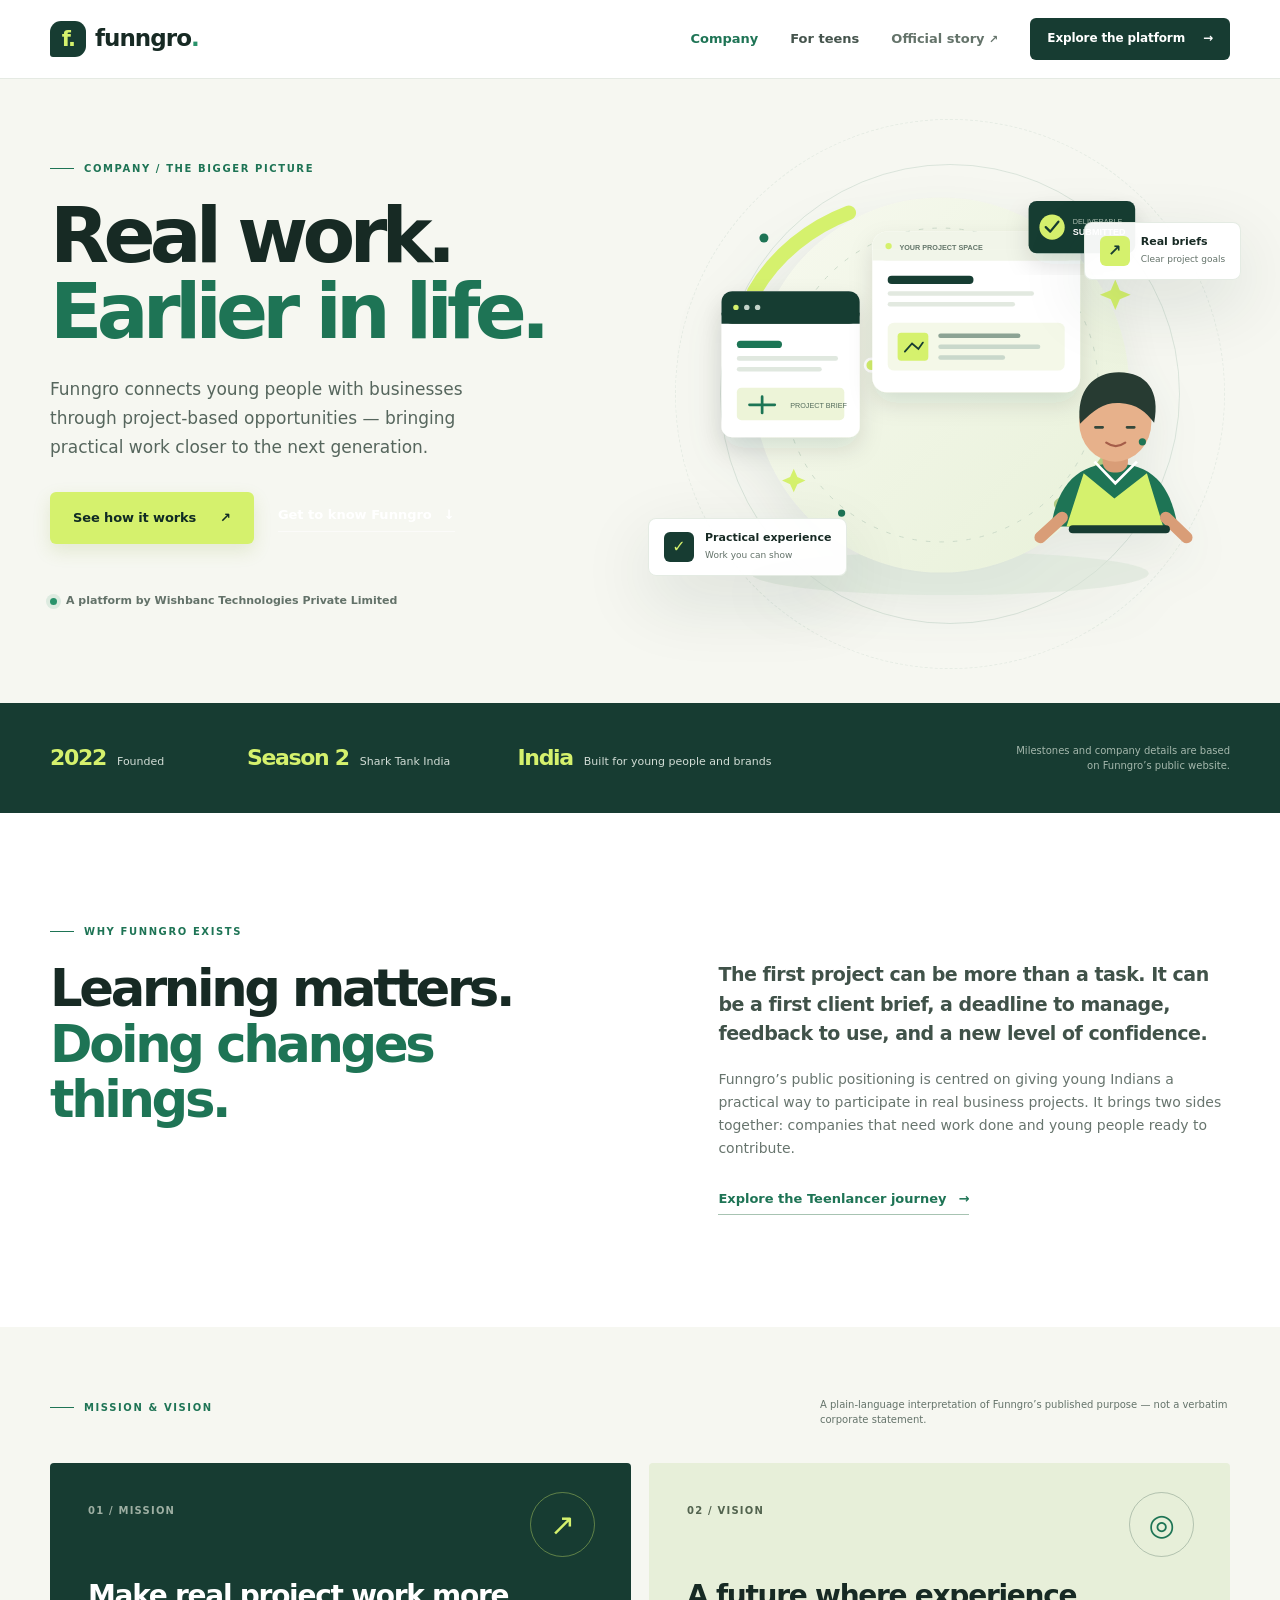
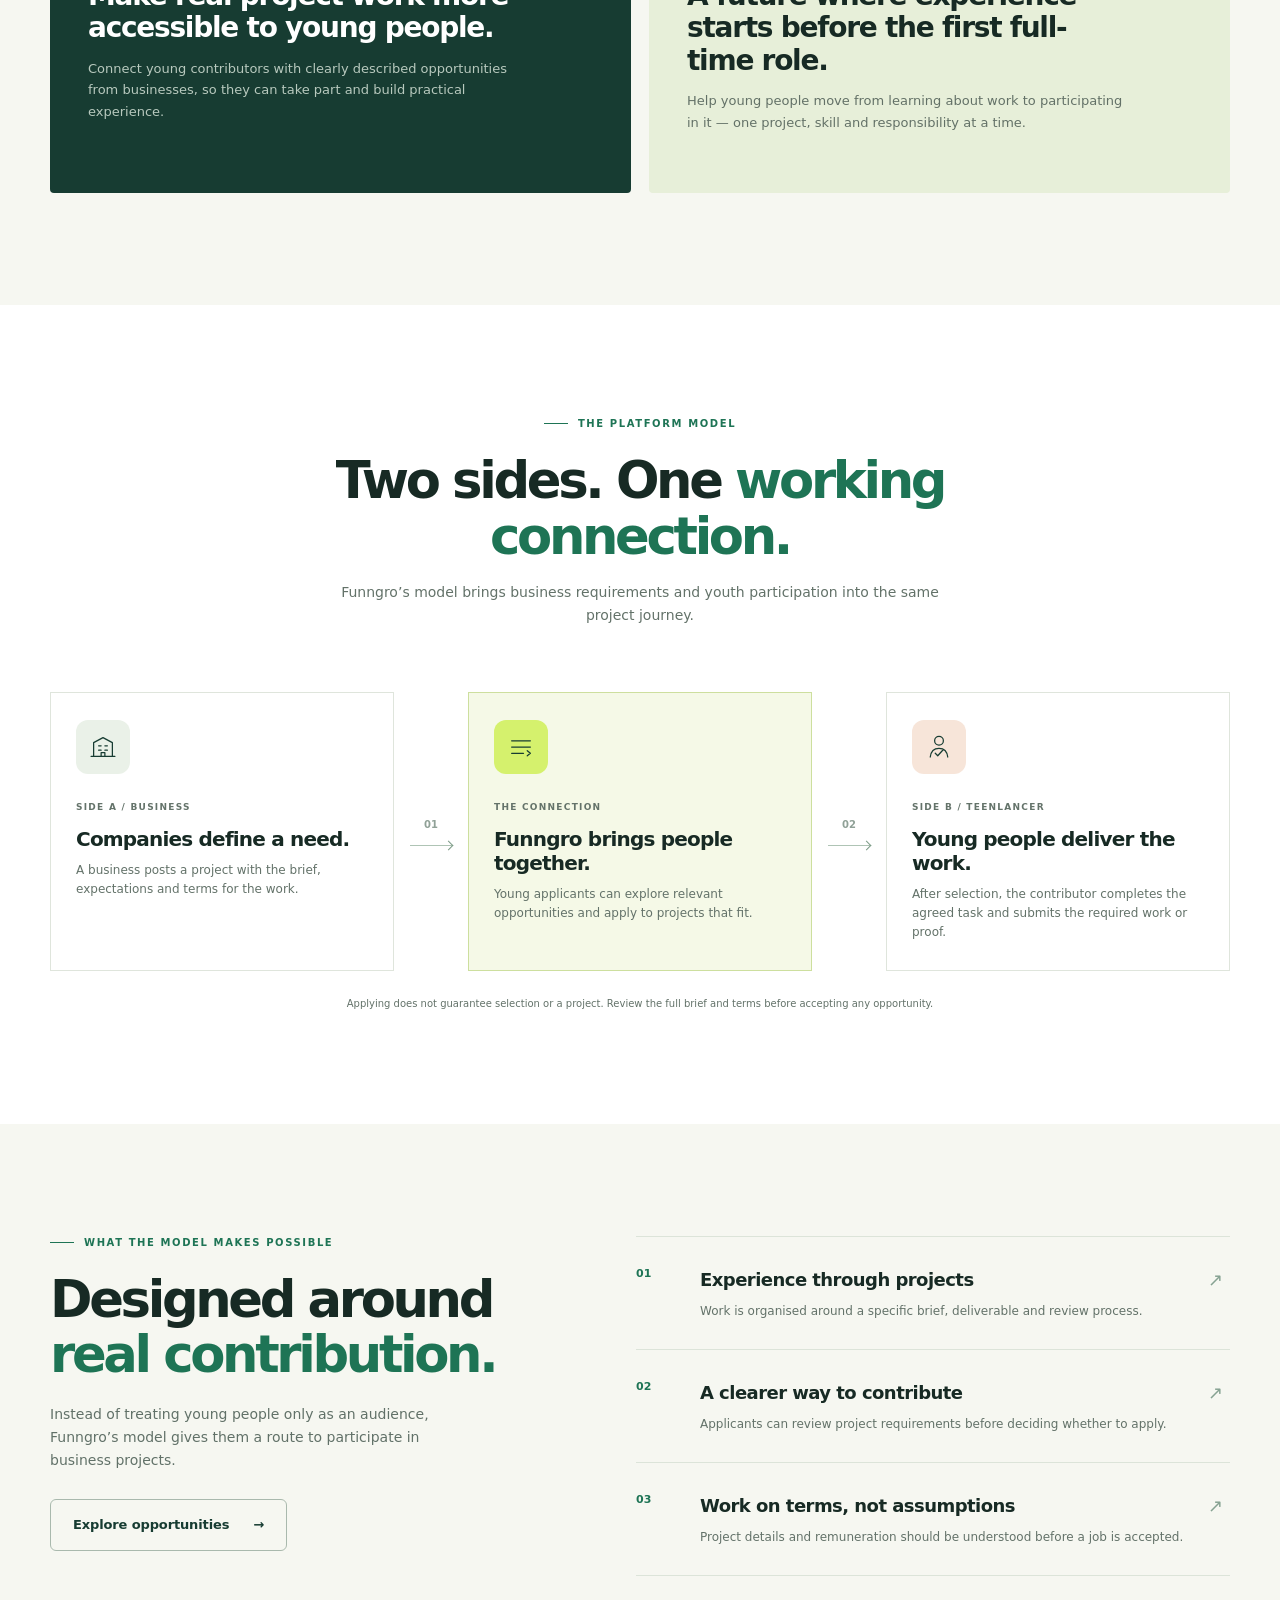
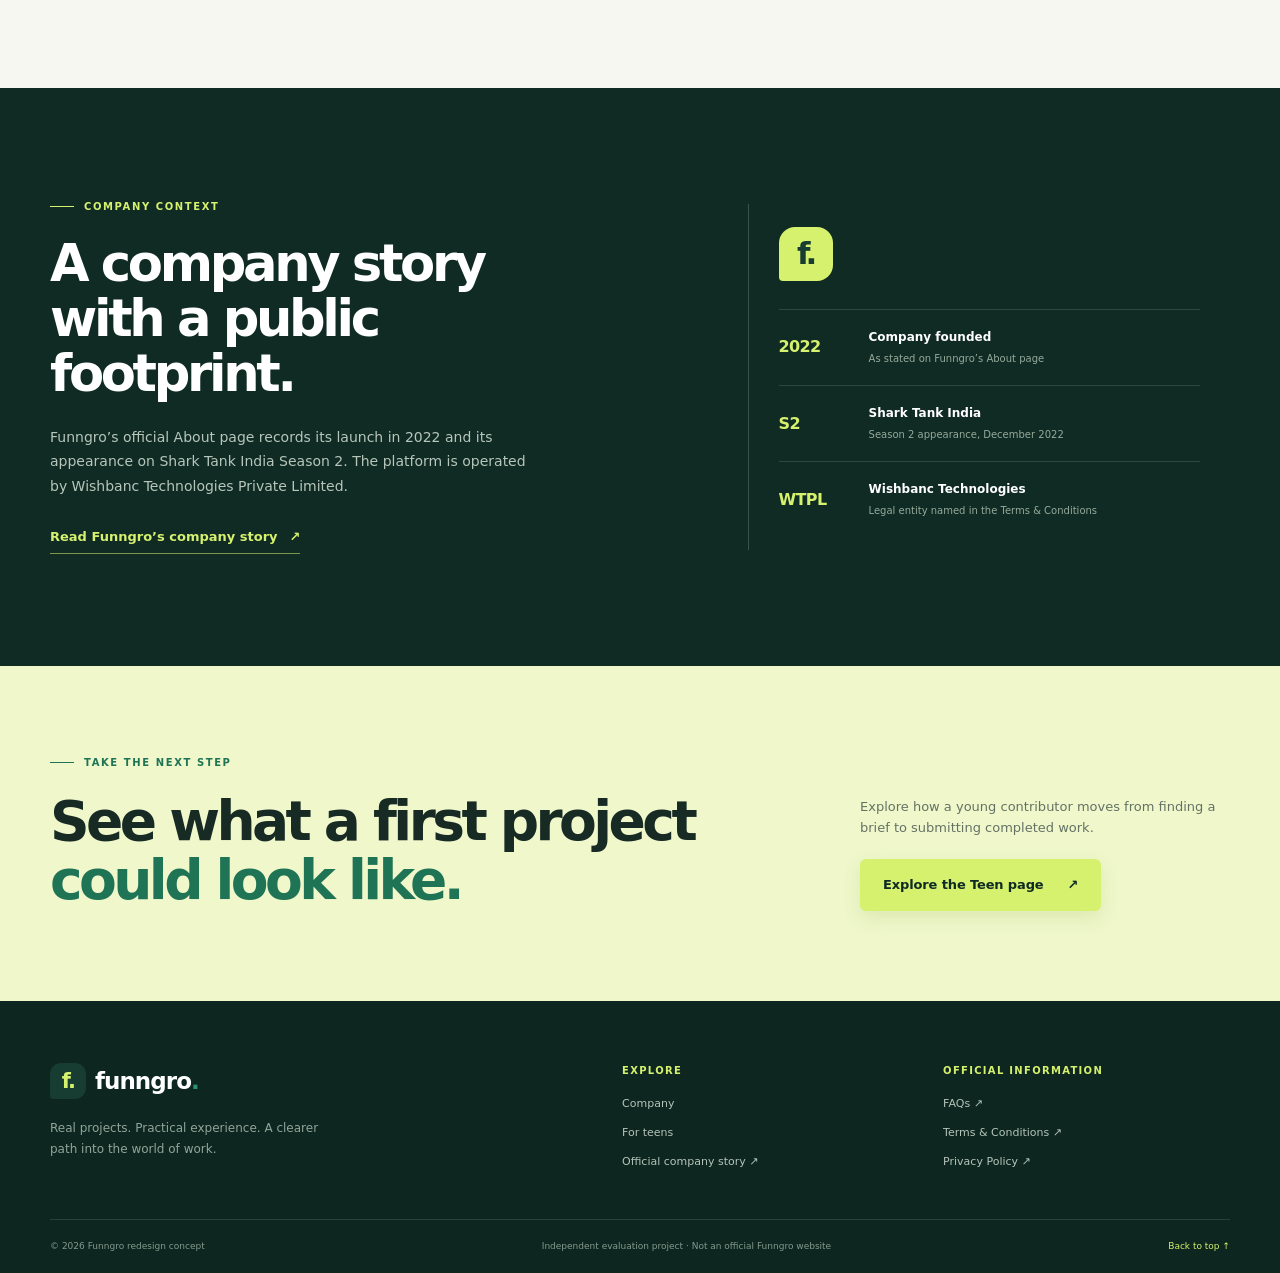
<file: index.html>
<!doctype html>
<html lang="en">
<head>
  <meta charset="utf-8">
  <meta name="viewport" content="width=device-width, initial-scale=1">
  <meta name="theme-color" content="#173c32">
  <title>Company | Funngro — Real Projects for Young India</title>
  <meta name="description" content="Discover Funngro's purpose and platform model: connecting young people with project-based opportunities from businesses.">
  <link rel="canonical" href="./">
  <meta property="og:type" content="website">
  <meta property="og:site_name" content="Funngro">
  <meta property="og:title" content="Company | Funngro — Real Projects for Young India">
  <meta property="og:description" content="A platform connecting young people with project-based opportunities from businesses.">
  <meta property="og:url" content="./">
  <meta property="og:image" content="assets/funngro-company.svg">
  <meta name="twitter:card" content="summary_large_image">
  <link rel="icon" href="assets/favicon.svg" type="image/svg+xml">
  <link rel="preload" href="assets/company-visual.svg" as="image" type="image/svg+xml">
  <link rel="stylesheet" href="css/style.css">
  <link rel="stylesheet" href="css/responsive.css">
  <script src="js/main.js" defer></script>
</head>
<body class="page-company">
  <a class="skip-link" href="#main">Skip to content</a>
  <header class="site-header">
    <div class="container header-inner">
      <a class="brand" href="index.html" aria-label="Funngro Company home">
        <span class="brand-mark" aria-hidden="true">f.</span>
        <span class="brand-name">funngro<span class="brand-dot">.</span></span>
      </a>
      <button class="menu-toggle" type="button" aria-label="Open navigation" aria-controls="primary-navigation" aria-expanded="false">
        <span></span><span></span>
      </button>
      <nav class="primary-nav" id="primary-navigation" aria-label="Primary navigation">
        <a class="nav-link active" href="index.html" aria-current="page">Company</a>
        <a class="nav-link" href="teen.html">For teens</a>
        <a class="nav-link nav-link-muted" href="https://www.funngro.com/about" target="_blank" rel="noopener noreferrer">Official story <span aria-hidden="true">↗</span></a>
        <a class="button button-small button-dark nav-cta" href="teen.html">Explore the platform <span aria-hidden="true">→</span></a>
      </nav>
    </div>
  </header>

  <main id="main">
    <section class="hero hero-company section-shell">
      <div class="container hero-grid">
        <div class="hero-copy">
          <p class="eyebrow"><span class="eyebrow-line"></span> COMPANY / THE BIGGER PICTURE</p>
          <h1>Real work.<br><span>Earlier in life.</span></h1>
          <p class="hero-lede">Funngro connects young people with businesses through project-based opportunities — bringing practical work closer to the next generation.</p>
          <div class="hero-actions">
            <a class="button button-primary" href="teen.html">See how it works <span aria-hidden="true">↗</span></a>
            <a class="text-link" href="#our-purpose">Get to know Funngro <span aria-hidden="true">↓</span></a>
          </div>
          <div class="hero-footnote"><span class="status-dot"></span> A platform by Wishbanc Technologies Private Limited</div>
        </div>
        <div class="hero-art-wrap">
          <div class="art-orbit orbit-one"></div>
          <div class="art-orbit orbit-two"></div>
          <img class="hero-art" src="assets/company-visual.svg" width="620" height="530" alt="Illustration of a project brief moving from a business team to a young contributor and becoming completed work">
          <div class="floating-note note-top"><span class="note-icon note-icon-lime">↗</span><span><strong>Real briefs</strong><small>Clear project goals</small></span></div>
          <div class="floating-note note-bottom"><span class="note-icon note-icon-dark">✓</span><span><strong>Practical experience</strong><small>Work you can show</small></span></div>
        </div>
      </div>
    </section>

    <section class="proof-strip" aria-label="Company background">
      <div class="container proof-grid">
        <div class="proof-item"><span class="proof-number">2022</span><span class="proof-label">Founded</span></div>
        <div class="proof-item"><span class="proof-number">Season 2</span><span class="proof-label">Shark Tank India</span></div>
        <div class="proof-item"><span class="proof-number">India</span><span class="proof-label">Built for young people and brands</span></div>
        <p class="proof-note">Milestones and company details are based on Funngro’s public website.</p>
      </div>
    </section>

    <section class="section section-intro" id="our-purpose">
      <div class="container intro-grid">
        <div class="section-heading">
          <p class="eyebrow"><span class="eyebrow-line"></span> WHY FUNNGRO EXISTS</p>
          <h2>Learning matters.<br><span>Doing changes things.</span></h2>
        </div>
        <div class="intro-copy">
          <p class="body-large">The first project can be more than a task. It can be a first client brief, a deadline to manage, feedback to use, and a new level of confidence.</p>
          <p>Funngro’s public positioning is centred on giving young Indians a practical way to participate in real business projects. It brings two sides together: companies that need work done and young people ready to contribute.</p>
          <a class="text-link text-link-green" href="teen.html">Explore the Teenlancer journey <span aria-hidden="true">→</span></a>
        </div>
      </div>
    </section>

    <section class="section mission-section">
      <div class="container">
        <h2 class="sr-only">Mission and vision</h2>
        <div class="section-topline">
          <p class="eyebrow"><span class="eyebrow-line"></span> MISSION &amp; VISION</p>
          <p class="micro-copy">A plain-language interpretation of Funngro’s published purpose — not a verbatim corporate statement.</p>
        </div>
        <div class="mission-grid">
          <article class="mission-card mission-card-dark">
            <span class="card-index">01 / MISSION</span>
            <div class="mission-symbol" aria-hidden="true"><span>↗</span></div>
            <h3>Make real project work more accessible to young people.</h3>
            <p>Connect young contributors with clearly described opportunities from businesses, so they can take part and build practical experience.</p>
          </article>
          <article class="mission-card mission-card-light">
            <span class="card-index">02 / VISION</span>
            <div class="mission-symbol mission-symbol-green" aria-hidden="true"><span>◎</span></div>
            <h3>A future where experience starts before the first full-time role.</h3>
            <p>Help young people move from learning about work to participating in it — one project, skill and responsibility at a time.</p>
          </article>
        </div>
      </div>
    </section>

    <section class="section model-section">
      <div class="container">
        <div class="section-heading section-heading-center">
          <p class="eyebrow"><span class="eyebrow-line"></span> THE PLATFORM MODEL</p>
          <h2>Two sides. One <span>working connection.</span></h2>
          <p class="section-subtitle">Funngro’s model brings business requirements and youth participation into the same project journey.</p>
        </div>
        <div class="model-flow">
          <article class="model-card">
            <div class="model-icon model-icon-business" aria-hidden="true"><svg viewBox="0 0 48 48"><path d="M9 39V17l15-8 15 8v22M5 39h38M17 22h4m6 0h4M17 29h4m6 0h4M21 39V33h6v6"/></svg></div>
            <span class="step-label">SIDE A / BUSINESS</span>
            <h3>Companies define a need.</h3>
            <p>A business posts a project with the brief, expectations and terms for the work.</p>
          </article>
          <div class="flow-connector" aria-hidden="true"><span>01</span><i></i></div>
          <article class="model-card model-card-featured">
            <div class="model-icon model-icon-platform" aria-hidden="true"><svg viewBox="0 0 48 48"><path d="M9 14h30M9 24h30M9 34h19M34 30l5 4-5 4"/></svg></div>
            <span class="step-label">THE CONNECTION</span>
            <h3>Funngro brings people together.</h3>
            <p>Young applicants can explore relevant opportunities and apply to projects that fit.</p>
          </article>
          <div class="flow-connector" aria-hidden="true"><span>02</span><i></i></div>
          <article class="model-card">
            <div class="model-icon model-icon-teen" aria-hidden="true"><svg viewBox="0 0 48 48"><circle cx="24" cy="14" r="7"/><path d="M10 40c1-9 6-14 14-14s13 5 14 14M18 34l4 4 9-10"/></svg></div>
            <span class="step-label">SIDE B / TEENLANCER</span>
            <h3>Young people deliver the work.</h3>
            <p>After selection, the contributor completes the agreed task and submits the required work or proof.</p>
          </article>
        </div>
        <p class="model-caveat">Applying does not guarantee selection or a project. Review the full brief and terms before accepting any opportunity.</p>
      </div>
    </section>

    <section class="section principles-section">
      <div class="container principles-grid">
        <div class="principles-heading">
          <p class="eyebrow"><span class="eyebrow-line"></span> WHAT THE MODEL MAKES POSSIBLE</p>
          <h2>Designed around <span>real contribution.</span></h2>
          <p>Instead of treating young people only as an audience, Funngro’s model gives them a route to participate in business projects.</p>
          <a class="button button-outline" href="teen.html">Explore opportunities <span aria-hidden="true">→</span></a>
        </div>
        <div class="principle-list">
          <article class="principle-item"><span class="principle-num">01</span><div><h3>Experience through projects</h3><p>Work is organised around a specific brief, deliverable and review process.</p></div><span class="principle-arrow" aria-hidden="true">↗</span></article>
          <article class="principle-item"><span class="principle-num">02</span><div><h3>A clearer way to contribute</h3><p>Applicants can review project requirements before deciding whether to apply.</p></div><span class="principle-arrow" aria-hidden="true">↗</span></article>
          <article class="principle-item"><span class="principle-num">03</span><div><h3>Work on terms, not assumptions</h3><p>Project details and remuneration should be understood before a job is accepted.</p></div><span class="principle-arrow" aria-hidden="true">↗</span></article>
        </div>
      </div>
    </section>

    <section class="section credibility-section">
      <div class="container credibility-grid">
        <div class="credibility-copy">
          <p class="eyebrow eyebrow-light"><span class="eyebrow-line"></span> COMPANY CONTEXT</p>
          <h2>A company story with a public footprint.</h2>
          <p>Funngro’s official About page records its launch in 2022 and its appearance on Shark Tank India Season 2. The platform is operated by Wishbanc Technologies Private Limited.</p>
          <a class="text-link text-link-lime" href="https://www.funngro.com/about" target="_blank" rel="noopener noreferrer">Read Funngro’s company story <span aria-hidden="true">↗</span></a>
        </div>
        <div class="credibility-aside">
          <div class="credibility-mark" aria-hidden="true">f.</div>
          <div class="credibility-fact"><span class="fact-year">2022</span><div><strong>Company founded</strong><small>As stated on Funngro’s About page</small></div></div>
          <div class="credibility-fact"><span class="fact-year">S2</span><div><strong>Shark Tank India</strong><small>Season 2 appearance, December 2022</small></div></div>
          <div class="credibility-fact"><span class="fact-year">WTPL</span><div><strong>Wishbanc Technologies</strong><small>Legal entity named in the Terms &amp; Conditions</small></div></div>
        </div>
      </div>
    </section>

    <section class="closing-cta section">
      <div class="container closing-inner">
        <div><p class="eyebrow"><span class="eyebrow-line"></span> TAKE THE NEXT STEP</p><h2>See what a first project<br><span>could look like.</span></h2></div>
        <div class="closing-actions"><p>Explore how a young contributor moves from finding a brief to submitting completed work.</p><a class="button button-primary" href="teen.html">Explore the Teen page <span aria-hidden="true">↗</span></a></div>
      </div>
    </section>
  </main>

  <footer class="site-footer">
    <div class="container footer-main">
      <div class="footer-brand-col"><a class="brand brand-footer" href="index.html"><span class="brand-mark" aria-hidden="true">f.</span><span class="brand-name">funngro<span class="brand-dot">.</span></span></a><p>Real projects. Practical experience. A clearer path into the world of work.</p></div>
      <div class="footer-links"><span class="footer-heading">Explore</span><a href="index.html" aria-current="page">Company</a><a href="teen.html">For teens</a><a href="https://www.funngro.com/about" target="_blank" rel="noopener noreferrer">Official company story ↗</a></div>
      <div class="footer-links"><span class="footer-heading">Official information</span><a href="https://www.funngro.com/faq" target="_blank" rel="noopener noreferrer">FAQs ↗</a><a href="https://www.funngro.com/terms-and-conditions" target="_blank" rel="noopener noreferrer">Terms &amp; Conditions ↗</a><a href="https://www.funngro.com/privacy-policy" target="_blank" rel="noopener noreferrer">Privacy Policy ↗</a></div>
    </div>
    <div class="container footer-bottom"><span>© <span data-year>2026</span> Funngro redesign concept</span><span>Independent evaluation project · Not an official Funngro website</span><a href="#main">Back to top ↑</a></div>
  </footer>
</body>
</html>
</file>
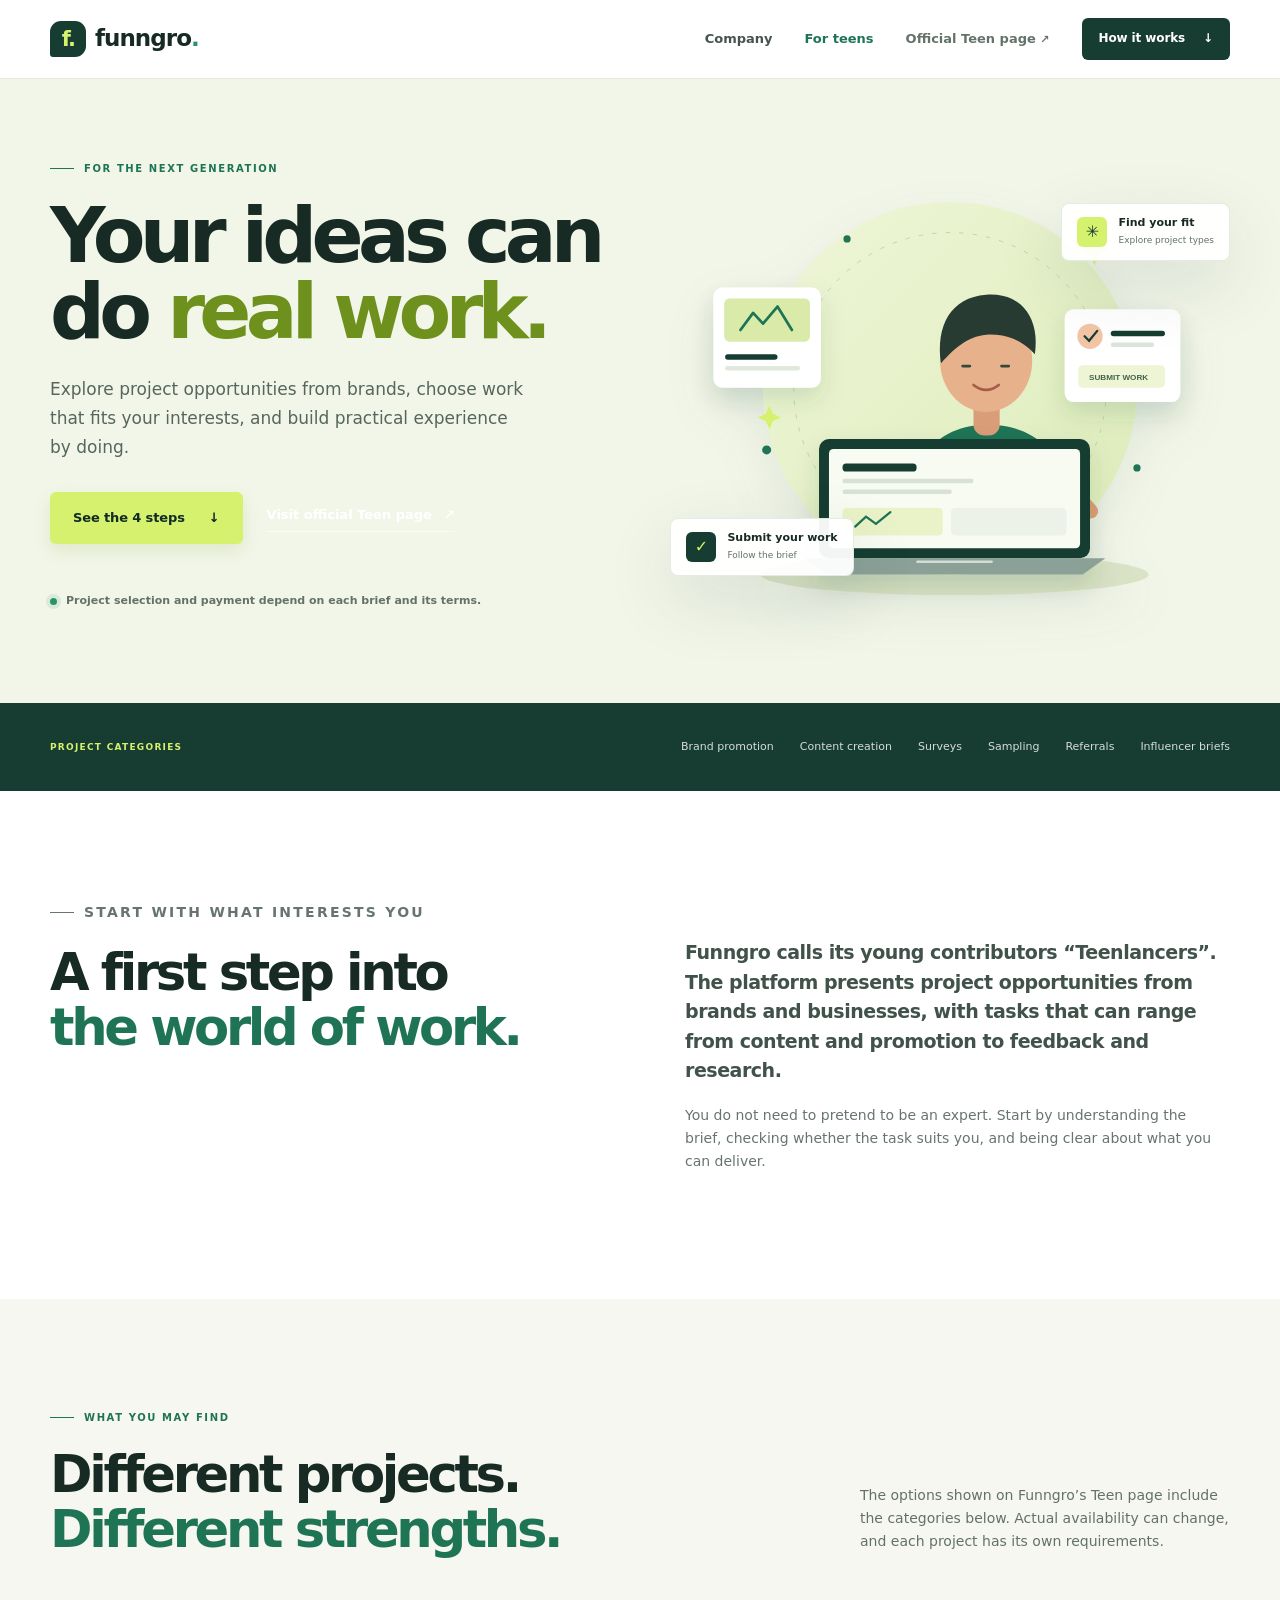
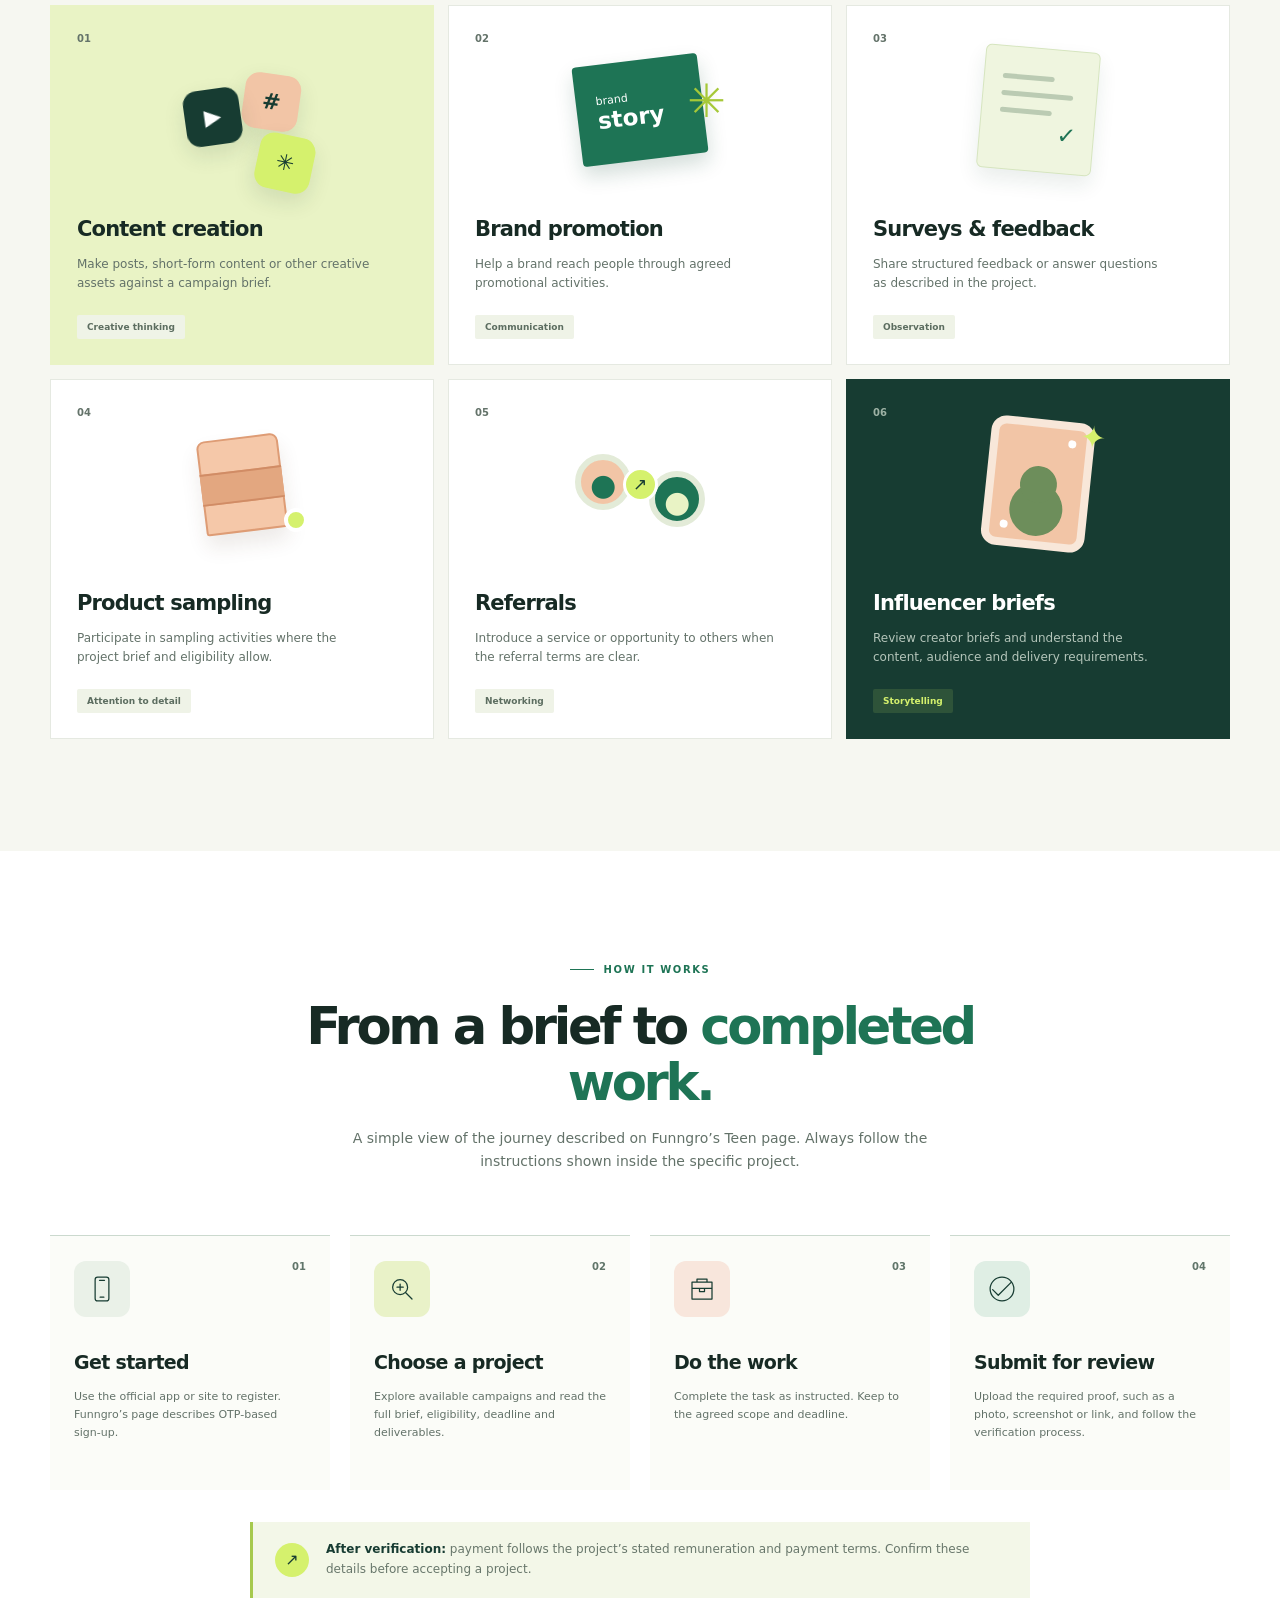
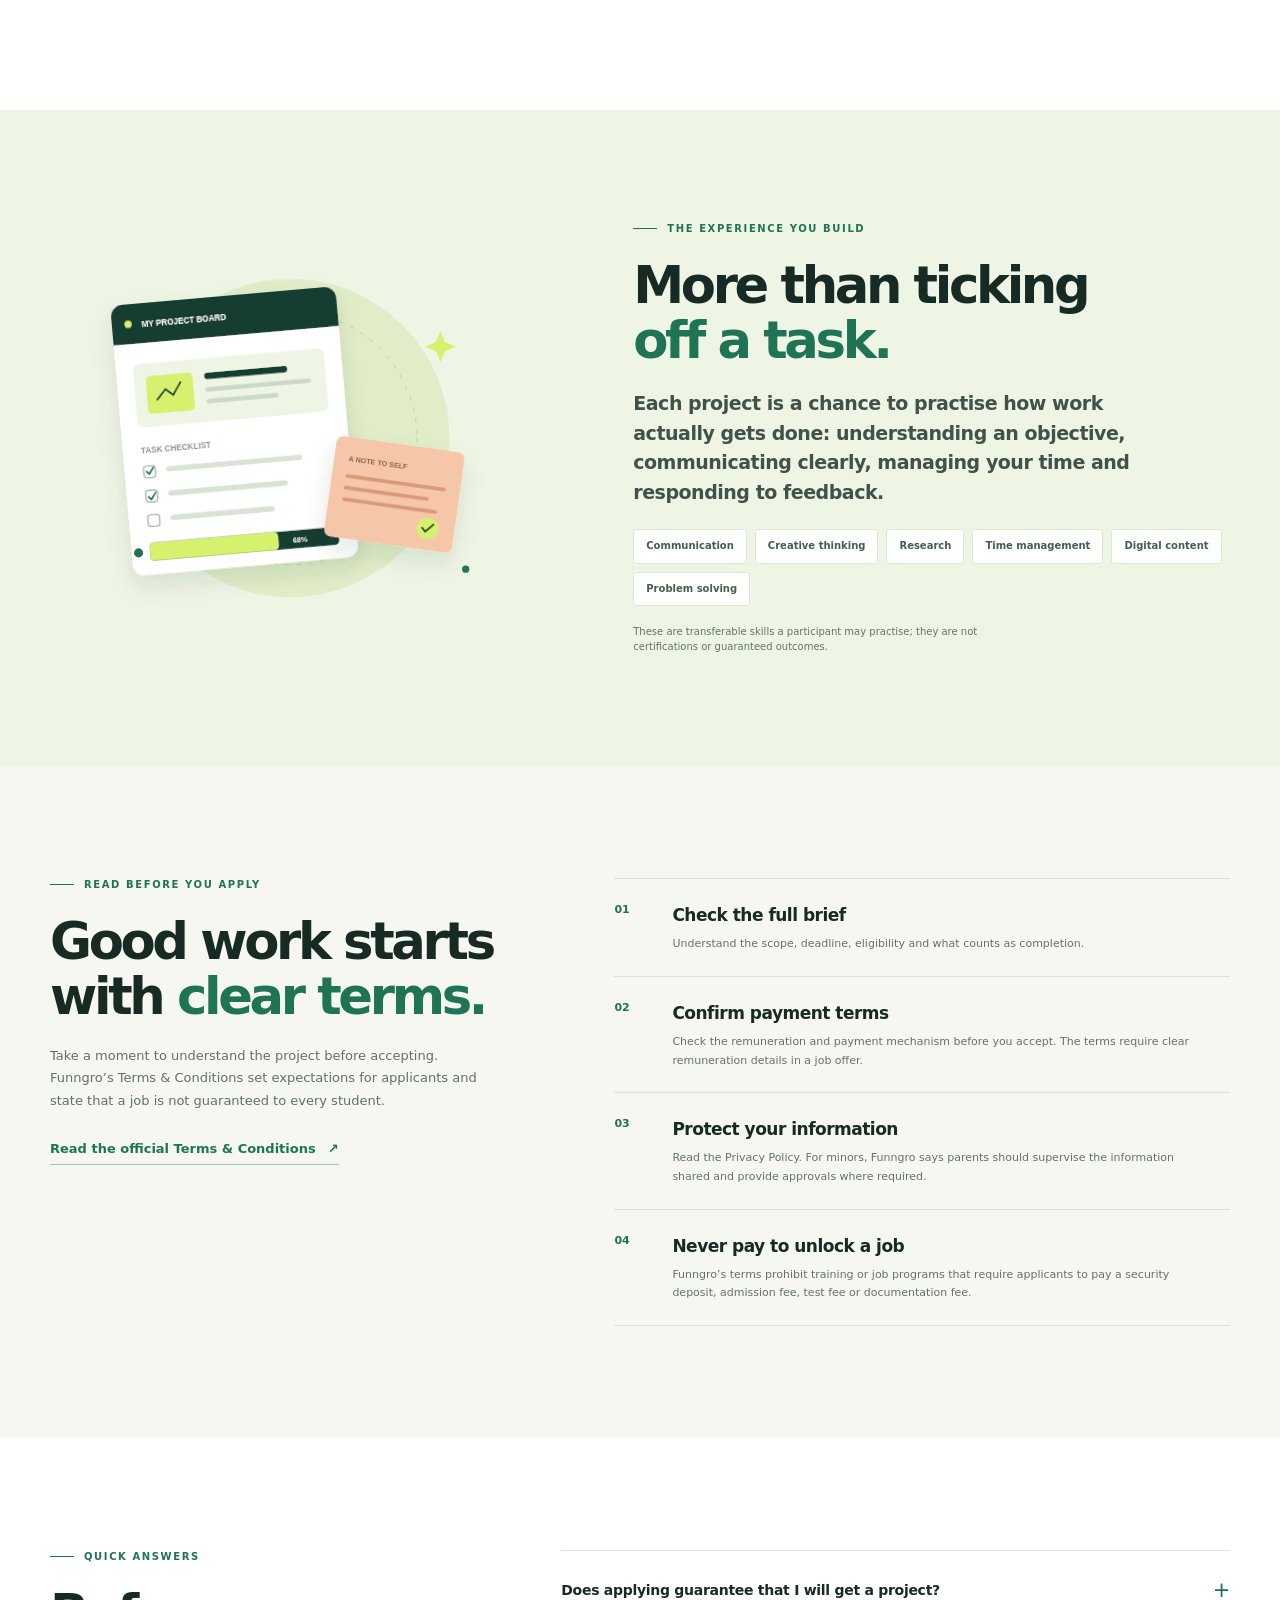
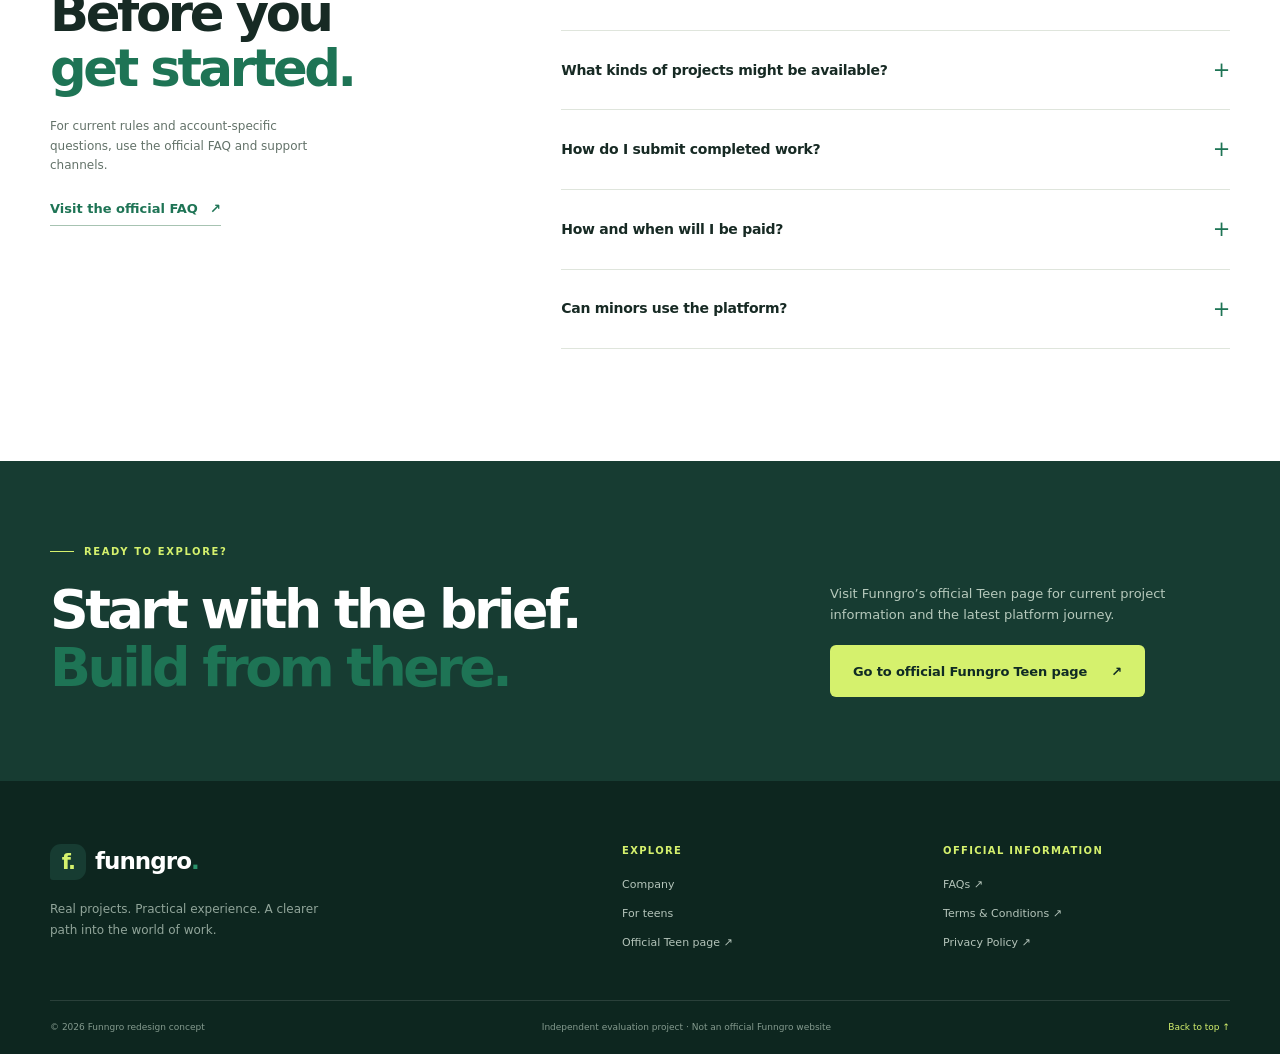
<file: teen.html>
<!doctype html>
<html lang="en">
<head>
  <meta charset="utf-8">
  <meta name="viewport" content="width=device-width, initial-scale=1">
  <meta name="theme-color" content="#173c32">
  <title>For Teens | Funngro — Find Your First Real Project</title>
  <meta name="description" content="See how Funngro's Teenlancer journey works: explore brand projects, review the brief, complete the task and submit your work for verification.">
  <link rel="canonical" href="./teen.html">
  <meta property="og:type" content="website">
  <meta property="og:site_name" content="Funngro">
  <meta property="og:title" content="For Teens | Funngro — Find Your First Real Project">
  <meta property="og:description" content="Explore project categories and understand the steps from choosing a brief to submitting work for verification.">
  <meta property="og:url" content="./teen.html">
  <meta property="og:image" content="assets/funngro-teen.svg">
  <meta name="twitter:card" content="summary_large_image">
  <link rel="icon" href="assets/favicon.svg" type="image/svg+xml">
  <link rel="preload" href="assets/teen-visual.svg" as="image" type="image/svg+xml">
  <link rel="stylesheet" href="css/style.css">
  <link rel="stylesheet" href="css/responsive.css">
  <script src="js/main.js" defer></script>
</head>
<body class="page-teen">
  <a class="skip-link" href="#main">Skip to content</a>
  <header class="site-header">
    <div class="container header-inner">
      <a class="brand" href="index.html" aria-label="Funngro Company home"><span class="brand-mark" aria-hidden="true">f.</span><span class="brand-name">funngro<span class="brand-dot">.</span></span></a>
      <button class="menu-toggle" type="button" aria-label="Open navigation" aria-controls="primary-navigation" aria-expanded="false"><span></span><span></span></button>
      <nav class="primary-nav" id="primary-navigation" aria-label="Primary navigation">
        <a class="nav-link" href="index.html">Company</a>
        <a class="nav-link active" href="teen.html" aria-current="page">For teens</a>
        <a class="nav-link nav-link-muted" href="https://www.funngro.com/teen" target="_blank" rel="noopener noreferrer">Official Teen page <span aria-hidden="true">↗</span></a>
        <a class="button button-small button-dark nav-cta" href="#how-it-works">How it works <span aria-hidden="true">↓</span></a>
      </nav>
    </div>
  </header>

  <main id="main">
    <section class="hero hero-teen section-shell">
      <div class="container hero-grid">
        <div class="hero-copy">
          <p class="eyebrow"><span class="eyebrow-line"></span> FOR THE NEXT GENERATION</p>
          <h1>Your ideas can<br>do <span>real work.</span></h1>
          <p class="hero-lede">Explore project opportunities from brands, choose work that fits your interests, and build practical experience by doing.</p>
          <div class="hero-actions">
            <a class="button button-primary" href="#how-it-works">See the 4 steps <span aria-hidden="true">↓</span></a>
            <a class="text-link" href="https://www.funngro.com/teen" target="_blank" rel="noopener noreferrer">Visit official Teen page <span aria-hidden="true">↗</span></a>
          </div>
          <div class="hero-footnote"><span class="status-dot"></span> Project selection and payment depend on each brief and its terms.</div>
        </div>
        <div class="hero-art-wrap hero-art-teen-wrap">
          <div class="teen-sunburst" aria-hidden="true"></div>
          <img class="hero-art hero-art-teen" src="assets/teen-visual.svg" width="620" height="530" alt="Illustration of a young person reviewing a brand project brief on a laptop with creative task cards around them">
          <div class="floating-note teen-note-top"><span class="note-icon note-icon-lime">✳</span><span><strong>Find your fit</strong><small>Explore project types</small></span></div>
          <div class="floating-note teen-note-bottom"><span class="note-icon note-icon-dark">✓</span><span><strong>Submit your work</strong><small>Follow the brief</small></span></div>
        </div>
      </div>
    </section>

    <section class="category-band" aria-label="Examples of project categories">
      <div class="container category-band-inner"><span>PROJECT CATEGORIES</span><ul><li>Brand promotion</li><li>Content creation</li><li>Surveys</li><li>Sampling</li><li>Referrals</li><li>Influencer briefs</li></ul></div>
    </section>

    <section class="section teen-intro-section">
      <div class="container teen-intro-grid">
        <div><p class="eyebrow"><span class="eyebrow-line"></span> START WITH WHAT INTERESTS YOU</p><h2>A first step into<br><span>the world of work.</span></h2></div>
        <div><p class="body-large">Funngro calls its young contributors “Teenlancers”. The platform presents project opportunities from brands and businesses, with tasks that can range from content and promotion to feedback and research.</p><p>You do not need to pretend to be an expert. Start by understanding the brief, checking whether the task suits you, and being clear about what you can deliver.</p></div>
      </div>
    </section>

    <section class="section category-section">
      <div class="container">
        <div class="section-heading section-heading-split"><div><p class="eyebrow"><span class="eyebrow-line"></span> WHAT YOU MAY FIND</p><h2>Different projects.<br><span>Different strengths.</span></h2></div><p class="section-subtitle">The options shown on Funngro’s Teen page include the categories below. Actual availability can change, and each project has its own requirements.</p></div>
        <div class="opportunity-grid">
          <article class="opportunity-card opportunity-card-lime"><span class="opportunity-count">01</span><div class="opportunity-visual visual-social" aria-hidden="true"><span class="social-tile tile-a">▶</span><span class="social-tile tile-b">#</span><span class="social-tile tile-c">✳</span></div><div><h3>Content creation</h3><p>Make posts, short-form content or other creative assets against a campaign brief.</p><span class="tag">Creative thinking</span></div></article>
          <article class="opportunity-card"><span class="opportunity-count">02</span><div class="opportunity-visual visual-promo" aria-hidden="true"><span class="promo-card">brand<br><b>story</b></span><span class="promo-spark">✳</span></div><div><h3>Brand promotion</h3><p>Help a brand reach people through agreed promotional activities.</p><span class="tag">Communication</span></div></article>
          <article class="opportunity-card"><span class="opportunity-count">03</span><div class="opportunity-visual visual-survey" aria-hidden="true"><span class="survey-sheet"><i></i><i></i><i></i><b>✓</b></span></div><div><h3>Surveys &amp; feedback</h3><p>Share structured feedback or answer questions as described in the project.</p><span class="tag">Observation</span></div></article>
          <article class="opportunity-card"><span class="opportunity-count">04</span><div class="opportunity-visual visual-sample" aria-hidden="true"><span class="sample-box"></span><span class="sample-dot"></span></div><div><h3>Product sampling</h3><p>Participate in sampling activities where the project brief and eligibility allow.</p><span class="tag">Attention to detail</span></div></article>
          <article class="opportunity-card"><span class="opportunity-count">05</span><div class="opportunity-visual visual-referral" aria-hidden="true"><span class="referral-person p-one">●</span><span class="referral-person p-two">●</span><span class="referral-link">↗</span></div><div><h3>Referrals</h3><p>Introduce a service or opportunity to others when the referral terms are clear.</p><span class="tag">Networking</span></div></article>
          <article class="opportunity-card opportunity-card-dark"><span class="opportunity-count">06</span><div class="opportunity-visual visual-influencer" aria-hidden="true"><span class="influencer-frame"><i></i><b>✦</b></span></div><div><h3>Influencer briefs</h3><p>Review creator briefs and understand the content, audience and delivery requirements.</p><span class="tag tag-dark">Storytelling</span></div></article>
        </div>
      </div>
    </section>

    <section class="section how-section" id="how-it-works">
      <div class="container">
        <div class="section-heading section-heading-center">
          <p class="eyebrow"><span class="eyebrow-line"></span> HOW IT WORKS</p>
          <h2>From a brief to <span>completed work.</span></h2>
          <p class="section-subtitle">A simple view of the journey described on Funngro’s Teen page. Always follow the instructions shown inside the specific project.</p>
        </div>
        <div class="journey-grid">
          <article class="journey-step"><span class="journey-number">01</span><div class="journey-icon journey-icon-phone" aria-hidden="true"><svg viewBox="0 0 48 48"><rect x="13" y="5" width="22" height="38" rx="4"/><path d="M20 10h8M21 37h6"/></svg></div><h3>Get started</h3><p>Use the official app or site to register. Funngro’s page describes OTP-based sign-up.</p></article>
          <article class="journey-step"><span class="journey-number">02</span><div class="journey-icon journey-icon-search" aria-hidden="true"><svg viewBox="0 0 48 48"><circle cx="21" cy="21" r="12"/><path d="m30 30 10 10M16 21h10M21 16v10"/></svg></div><h3>Choose a project</h3><p>Explore available campaigns and read the full brief, eligibility, deadline and deliverables.</p></article>
          <article class="journey-step"><span class="journey-number">03</span><div class="journey-icon journey-icon-work" aria-hidden="true"><svg viewBox="0 0 48 48"><path d="M8 13h32v27H8zM16 13V8h16v5M8 23h32M20 23v5h8v-5"/></svg></div><h3>Do the work</h3><p>Complete the task as instructed. Keep to the agreed scope and deadline.</p></article>
          <article class="journey-step"><span class="journey-number">04</span><div class="journey-icon journey-icon-check" aria-hidden="true"><svg viewBox="0 0 48 48"><path d="m9 25 9 9L39 13"/><circle cx="24" cy="24" r="19"/></svg></div><h3>Submit for review</h3><p>Upload the required proof, such as a photo, screenshot or link, and follow the verification process.</p></article>
        </div>
        <div class="journey-outcome"><span class="outcome-icon" aria-hidden="true">↗</span><p><strong>After verification:</strong> payment follows the project’s stated remuneration and payment terms. Confirm these details before accepting a project.</p></div>
      </div>
    </section>

    <section class="section skills-section">
      <div class="container skills-grid">
        <div class="skills-art"><img src="assets/skills-visual.svg" width="540" height="440" loading="lazy" alt="Abstract illustration of a project portfolio with notes, completed tasks and a progress marker"></div>
        <div class="skills-copy"><p class="eyebrow"><span class="eyebrow-line"></span> THE EXPERIENCE YOU BUILD</p><h2>More than ticking<br><span>off a task.</span></h2><p class="body-large">Each project is a chance to practise how work actually gets done: understanding an objective, communicating clearly, managing your time and responding to feedback.</p><div class="skill-chips"><span>Communication</span><span>Creative thinking</span><span>Research</span><span>Time management</span><span>Digital content</span><span>Problem solving</span></div><p class="micro-copy">These are transferable skills a participant may practise; they are not certifications or guaranteed outcomes.</p></div>
      </div>
    </section>

    <section class="section safety-section">
      <div class="container safety-grid">
        <div class="safety-copy"><p class="eyebrow"><span class="eyebrow-line"></span> READ BEFORE YOU APPLY</p><h2>Good work starts<br>with <span>clear terms.</span></h2><p>Take a moment to understand the project before accepting. Funngro’s Terms &amp; Conditions set expectations for applicants and state that a job is not guaranteed to every student.</p><a class="text-link text-link-green" href="https://www.funngro.com/terms-and-conditions" target="_blank" rel="noopener noreferrer">Read the official Terms &amp; Conditions <span aria-hidden="true">↗</span></a></div>
        <div class="safety-points">
          <article><span>01</span><div><h3>Check the full brief</h3><p>Understand the scope, deadline, eligibility and what counts as completion.</p></div></article>
          <article><span>02</span><div><h3>Confirm payment terms</h3><p>Check the remuneration and payment mechanism before you accept. The terms require clear remuneration details in a job offer.</p></div></article>
          <article><span>03</span><div><h3>Protect your information</h3><p>Read the Privacy Policy. For minors, Funngro says parents should supervise the information shared and provide approvals where required.</p></div></article>
          <article><span>04</span><div><h3>Never pay to unlock a job</h3><p>Funngro’s terms prohibit training or job programs that require applicants to pay a security deposit, admission fee, test fee or documentation fee.</p></div></article>
        </div>
      </div>
    </section>

    <section class="section faq-section">
      <div class="container faq-grid">
        <div class="faq-heading"><p class="eyebrow"><span class="eyebrow-line"></span> QUICK ANSWERS</p><h2>Before you<br><span>get started.</span></h2><p>For current rules and account-specific questions, use the official FAQ and support channels.</p><a class="text-link text-link-green" href="https://www.funngro.com/faq" target="_blank" rel="noopener noreferrer">Visit the official FAQ <span aria-hidden="true">↗</span></a></div>
        <div class="faq-list">
          <details class="faq-item"><summary>Does applying guarantee that I will get a project?<span aria-hidden="true">+</span></summary><p>No. Funngro’s Terms &amp; Conditions explicitly state that it does not guarantee a job to a student. Availability and selection depend on the opportunity and its requirements.</p></details>
          <details class="faq-item"><summary>What kinds of projects might be available?<span aria-hidden="true">+</span></summary><p>Funngro’s Teen page names brand promotion, sampling, referrals, surveys, influencer opportunities and content tasks. The live options can change.</p></details>
          <details class="faq-item"><summary>How do I submit completed work?<span aria-hidden="true">+</span></summary><p>Follow the individual project instructions. Funngro’s Teen page describes uploading proof such as a photo, screenshot or link for verification.</p></details>
          <details class="faq-item"><summary>How and when will I be paid?<span aria-hidden="true">+</span></summary><p>Check the remuneration and payment mechanism in the specific job details or offer before accepting. Funngro’s Terms require those details to be stated in the offer letter; this redesign does not promise a payout time.</p></details>
          <details class="faq-item"><summary>Can minors use the platform?<span aria-hidden="true">+</span></summary><p>Funngro’s Privacy Policy discusses minors and says parents should supervise the information shared, with parental approvals required for certain features. Review the latest official eligibility, consent and privacy requirements before registration.</p></details>
        </div>
      </div>
    </section>

    <section class="teen-cta-section">
      <div class="container teen-cta-inner"><div><p class="eyebrow eyebrow-light"><span class="eyebrow-line"></span> READY TO EXPLORE?</p><h2>Start with the brief.<br><span>Build from there.</span></h2></div><div><p>Visit Funngro’s official Teen page for current project information and the latest platform journey.</p><a class="button button-lime" href="https://www.funngro.com/teen" target="_blank" rel="noopener noreferrer">Go to official Funngro Teen page <span aria-hidden="true">↗</span></a></div></div>
    </section>
  </main>

  <footer class="site-footer">
    <div class="container footer-main">
      <div class="footer-brand-col"><a class="brand brand-footer" href="index.html"><span class="brand-mark" aria-hidden="true">f.</span><span class="brand-name">funngro<span class="brand-dot">.</span></span></a><p>Real projects. Practical experience. A clearer path into the world of work.</p></div>
      <div class="footer-links"><span class="footer-heading">Explore</span><a href="index.html">Company</a><a href="teen.html" aria-current="page">For teens</a><a href="https://www.funngro.com/teen" target="_blank" rel="noopener noreferrer">Official Teen page ↗</a></div>
      <div class="footer-links"><span class="footer-heading">Official information</span><a href="https://www.funngro.com/faq" target="_blank" rel="noopener noreferrer">FAQs ↗</a><a href="https://www.funngro.com/terms-and-conditions" target="_blank" rel="noopener noreferrer">Terms &amp; Conditions ↗</a><a href="https://www.funngro.com/privacy-policy" target="_blank" rel="noopener noreferrer">Privacy Policy ↗</a></div>
    </div>
    <div class="container footer-bottom"><span>© <span data-year>2026</span> Funngro redesign concept</span><span>Independent evaluation project · Not an official Funngro website</span><a href="#main">Back to top ↑</a></div>
  </footer>
</body>
</html>
</file>
<file: css/style.css>
:root {
  --ink: #172a24;
  --forest: #173c32;
  --forest-deep: #102b24;
  --green: #1e7455;
  --green-bright: #2a936b;
  --lime: #d5f16d;
  --lime-soft: #eff7cb;
  --paper: #f6f7f1;
  --white: #fff;
  --muted: #68756e;
  --line: #dfe5dc;
  --peach: #f2c5a6;
  --font-body: 'Avenir Next', Avenir, 'Segoe UI', system-ui, sans-serif;
  --font-display: 'Avenir Next', Avenir, 'Segoe UI', system-ui, sans-serif;
  --max-width: 1180px;
  --shadow: 0 24px 70px rgba(17, 48, 38, .12);
}

* { box-sizing: border-box; }
html { scroll-behavior: smooth; scroll-padding-top: 92px; }
body { margin: 0; color: var(--ink); background: var(--white); font-family: var(--font-body); font-size: 16px; line-height: 1.65; -webkit-font-smoothing: antialiased; }
img, svg { display: block; max-width: 100%; }
a { color: inherit; text-decoration: none; }
button { font: inherit; }
.container { width: min(var(--max-width), calc(100% - 64px)); margin-inline: auto; }
.section { padding: 112px 0; }
.section-shell { overflow: hidden; }
.sr-only { position: absolute; width: 1px; height: 1px; padding: 0; margin: -1px; overflow: hidden; clip: rect(0, 0, 0, 0); white-space: nowrap; border: 0; }
.skip-link { position: fixed; z-index: 200; left: 16px; top: 12px; padding: 10px 16px; color: var(--white); background: var(--forest); transform: translateY(-150%); border-radius: 6px; }
.skip-link:focus { transform: translateY(0); }

.site-header { position: sticky; top: 0; z-index: 100; background: rgba(255,255,255,.94); border-bottom: 1px solid rgba(223,229,220,.8); backdrop-filter: blur(14px); }
.header-inner { min-height: 78px; display: flex; align-items: center; justify-content: space-between; }
.brand { display: inline-flex; align-items: center; gap: 9px; font-family: var(--font-display); font-weight: 800; letter-spacing: -.06em; }
.brand-mark { width: 36px; height: 36px; display: grid; place-items: center; color: var(--lime); background: var(--forest); border-radius: 11px 11px 11px 3px; font-size: 21px; line-height: 1; letter-spacing: -.08em; }
.brand-name { font-size: 23px; color: var(--ink); }
.brand-dot { color: var(--green-bright); }
.primary-nav { display: flex; align-items: center; gap: 32px; }
.nav-link { color: #45544d; font-size: 13px; font-weight: 700; transition: color .2s ease; }
.nav-link:hover, .nav-link.active { color: var(--green); }
.nav-link-muted { color: #64736a; font-weight: 600; }
.nav-link span { font-size: 11px; }
.menu-toggle { display: none; }

.button { min-height: 52px; display: inline-flex; align-items: center; justify-content: center; gap: 24px; padding: 0 22px; border: 1px solid transparent; border-radius: 6px; font-size: 13px; font-weight: 700; letter-spacing: -.01em; transition: transform .2s ease, background .2s ease, box-shadow .2s ease; }
.button:hover { transform: translateY(-2px); }
.button:active { transform: translateY(0); }
.button:focus-visible, a:focus-visible, button:focus-visible, summary:focus-visible { outline: 3px solid #8bad3c; outline-offset: 3px; }
.button-primary { color: var(--forest-deep); background: var(--lime); box-shadow: 0 7px 18px rgba(131,164,46,.16); }
.button-primary:hover { background: #e0f78b; box-shadow: 0 10px 25px rgba(131,164,46,.22); }
.button-dark { color: var(--white); background: var(--forest); }
.button-dark:hover { background: #245c49; }
.button-small { min-height: 42px; padding-inline: 16px; gap: 18px; font-size: 12px; }
.button-outline { color: var(--forest); border-color: #a9b9ad; background: transparent; }
.button-outline:hover { color: var(--white); background: var(--forest); border-color: var(--forest); }
.button-lime { color: var(--forest-deep); background: var(--lime); }
.button-lime:hover { background: #e4fa91; }
.text-link { display: inline-flex; align-items: center; gap: 12px; padding-bottom: 5px; border-bottom: 1px solid rgba(255,255,255,.55); color: var(--white); font-size: 13px; font-weight: 700; transition: gap .2s ease; }
.text-link:hover { gap: 18px; }
.text-link-green { color: var(--green); border-color: #a7c3b2; }
.text-link-lime { color: var(--lime); border-color: rgba(213,241,109,.55); }

.hero { position: relative; background: var(--paper); }
.hero-company { background: var(--paper); }
.hero-teen { background: #f2f6e9; }
.hero-grid { min-height: 620px; display: grid; grid-template-columns: 1.02fr .98fr; align-items: center; gap: 38px; padding-top: 76px; padding-bottom: 70px; }
.hero-copy { position: relative; z-index: 2; max-width: 600px; padding-bottom: 16px; }
.eyebrow { display: flex; align-items: center; gap: 10px; margin: 0 0 23px; color: var(--green); font-size: 10px; font-weight: 800; letter-spacing: .16em; line-height: 1.3; }
.eyebrow-line { width: 24px; height: 1px; display: inline-block; background: currentColor; }
.eyebrow-light { color: var(--lime); }
h1, h2, h3, p { margin-top: 0; }
h1, h2, h3 { font-family: var(--font-display); }
h1 { max-width: 650px; margin-bottom: 25px; font-size: clamp(54px, 6vw, 82px); font-weight: 800; letter-spacing: -.075em; line-height: .99; }
h1 span, h2 span { color: var(--green); }
.hero-teen h1 span { color: #6e911d; }
.hero-lede { max-width: 475px; margin-bottom: 30px; color: #56665d; font-size: 17px; line-height: 1.7; }
.hero-actions { display: flex; align-items: center; flex-wrap: wrap; gap: 24px; }
.hero-footnote { display: flex; align-items: center; gap: 9px; margin-top: 48px; color: #637269; font-size: 11px; font-weight: 600; }
.status-dot { width: 7px; height: 7px; border-radius: 50%; background: var(--green-bright); box-shadow: 0 0 0 4px rgba(42,147,107,.12); }
.hero-art-wrap { position: relative; display: grid; place-items: center; min-width: 0; }
.hero-art { position: relative; z-index: 1; width: 100%; max-width: 620px; height: auto; filter: drop-shadow(0 20px 24px rgba(27,62,46,.08)); }
.art-orbit { position: absolute; border: 1px solid rgba(33,101,70,.13); border-radius: 50%; }
.orbit-one { width: 460px; height: 460px; }
.orbit-two { width: 550px; height: 550px; border-style: dashed; opacity: .6; }
.floating-note { position: absolute; z-index: 2; display: flex; align-items: center; gap: 11px; padding: 12px 15px; background: rgba(255,255,255,.95); border: 1px solid rgba(222,231,220,.8); border-radius: 8px; box-shadow: var(--shadow); }
.note-top { top: 14%; right: -2%; }
.note-bottom { bottom: 12%; left: -4%; }
.floating-note strong, .floating-note small { display: block; }
.floating-note strong { font-size: 11px; line-height: 1.3; }
.floating-note small { margin-top: 3px; color: #637269; font-size: 9px; }
.note-icon { width: 30px; height: 30px; display: grid; place-items: center; border-radius: 6px; font-size: 16px; font-weight: 700; }
.note-icon-lime { background: var(--lime); color: var(--forest); }
.note-icon-dark { background: var(--forest); color: var(--lime); }
.teen-sunburst { position: absolute; width: 410px; height: 410px; border-radius: 50%; background: radial-gradient(circle, #e2f3a8 0%, #e2f3a8 42%, rgba(226,243,168,.0) 43%); }
.hero-art-teen { max-width: 600px; }
.teen-note-top { top: 10%; right: 0; }
.teen-note-bottom { bottom: 12%; left: 0; }

.proof-strip { color: var(--white); background: var(--forest); }
.proof-grid { min-height: 110px; display: grid; grid-template-columns: .7fr 1fr 1.3fr 1.5fr; align-items: center; gap: 25px; }
.proof-item { display: flex; align-items: baseline; gap: 11px; }
.proof-number { color: var(--lime); font-family: var(--font-display); font-size: 22px; font-weight: 800; letter-spacing: -.06em; white-space: nowrap; }
.proof-label { color: #d2ddd6; font-size: 11px; }
.proof-note { max-width: 220px; justify-self: end; margin: 0; color: #a5b8ad; font-size: 10px; line-height: 1.5; text-align: right; }

.intro-grid { display: grid; grid-template-columns: 1fr .9fr; gap: 100px; align-items: start; }
.section-heading h2, .section-heading-center h2, .principles-heading h2, .credibility-copy h2, .closing-inner h2, .teen-intro-grid h2, .skills-copy h2, .safety-copy h2, .faq-heading h2, .teen-cta-inner h2 { margin-bottom: 0; font-size: clamp(36px, 4vw, 54px); font-weight: 800; letter-spacing: -.065em; line-height: 1.08; }
.intro-copy { max-width: 520px; padding-top: 35px; }
.intro-copy p:not(.body-large), .teen-intro-grid p:not(.body-large) { color: var(--muted); font-size: 14px; }
.body-large { color: #405249; font-family: var(--font-display); font-size: 19px; font-weight: 600; letter-spacing: -.025em; line-height: 1.55; }
.intro-copy .text-link { margin-top: 14px; }
.mission-section { padding-top: 70px; background: var(--paper); }
.section-topline { display: flex; align-items: baseline; justify-content: space-between; gap: 30px; margin-bottom: 26px; }
.micro-copy { max-width: 410px; margin: 0; color: #64736a; font-size: 10px; line-height: 1.5; }
.mission-grid { display: grid; grid-template-columns: 1fr 1fr; gap: 18px; }
.mission-card { position: relative; min-height: 330px; padding: 33px 38px 35px; border-radius: 4px; overflow: hidden; }
.mission-card-dark { color: var(--white); background: var(--forest); }
.mission-card-light { background: #e7efd9; }
.card-index { position: relative; z-index: 1; color: #9eafa3; font-size: 10px; font-weight: 800; letter-spacing: .12em; }
.mission-card-light .card-index { color: #52634e; }
.mission-symbol { position: absolute; top: 29px; right: 36px; width: 65px; height: 65px; display: grid; place-items: center; border: 1px solid rgba(213,241,109,.38); border-radius: 50%; color: var(--lime); font-size: 30px; }
.mission-symbol-green { color: var(--green); border-color: rgba(23,60,50,.25); }
.mission-card h3 { max-width: 440px; margin: 57px 0 13px; font-size: 28px; letter-spacing: -.045em; line-height: 1.16; }
.mission-card p { max-width: 440px; margin: 0; color: #b8c9be; font-size: 13px; line-height: 1.65; }
.mission-card-light p { color: #637167; }

.model-section { overflow: hidden; }
.section-heading-center { max-width: 720px; margin-inline: auto; text-align: center; }
.section-heading-center .eyebrow { justify-content: center; }
.section-heading-center h2 { margin-bottom: 17px; }
.section-subtitle { max-width: 600px; margin: 0 auto; color: #637269; font-size: 14px; line-height: 1.65; }
.model-flow { display: grid; grid-template-columns: 1fr 42px 1fr 42px 1fr; align-items: stretch; gap: 16px; margin-top: 65px; }
.model-card { min-height: 275px; padding: 27px 25px; border: 1px solid var(--line); background: var(--white); }
.model-card-featured { border-color: #cddf9e; background: #f5f9e7; }
.model-icon { width: 54px; height: 54px; display: grid; place-items: center; margin-bottom: 26px; border-radius: 12px; background: #eaf1e8; }
.model-icon svg, .journey-icon svg { width: 30px; height: 30px; fill: none; stroke: var(--forest); stroke-width: 2; stroke-linecap: round; stroke-linejoin: round; }
.model-icon-platform { background: var(--lime); }
.model-icon-teen { background: #f7e5d9; }
.step-label { display: block; margin-bottom: 12px; color: #64736a; font-size: 9px; font-weight: 800; letter-spacing: .14em; }
.model-card h3 { margin-bottom: 10px; font-size: 20px; letter-spacing: -.04em; line-height: 1.2; }
.model-card p { margin: 0; color: #637269; font-size: 12px; line-height: 1.6; }
.flow-connector { display: flex; flex-direction: column; align-items: center; justify-content: center; gap: 12px; }
.flow-connector span { color: #90a197; font-family: var(--font-display); font-size: 10px; font-weight: 800; }
.flow-connector i { width: 100%; height: 1px; position: relative; background: #afc4b5; }
.flow-connector i::after { content: ''; position: absolute; top: -3px; right: 0; width: 6px; height: 6px; border-top: 1px solid #7c9b86; border-right: 1px solid #7c9b86; transform: rotate(45deg); }
.model-caveat { margin: 25px 0 0; color: #637269; font-size: 10px; text-align: center; }

.principles-section { background: var(--paper); }
.principles-grid { display: grid; grid-template-columns: .9fr 1.1fr; gap: 100px; align-items: start; }
.principles-heading { position: sticky; top: 130px; }
.principles-heading h2 { margin-bottom: 20px; }
.principles-heading p:not(.eyebrow) { max-width: 420px; margin-bottom: 27px; color: #617168; font-size: 14px; }
.principle-list { border-top: 1px solid #dce4d9; }
.principle-item { display: grid; grid-template-columns: 44px 1fr 22px; gap: 20px; align-items: start; padding: 28px 0; border-bottom: 1px solid #dce4d9; }
.principle-num { color: var(--green); font-family: var(--font-display); font-size: 11px; font-weight: 800; }
.principle-item h3 { margin: 0 0 7px; font-size: 18px; letter-spacing: -.03em; }
.principle-item p { max-width: 500px; margin: 0; color: #637269; font-size: 12px; line-height: 1.6; }
.principle-arrow { color: #86a292; font-size: 18px; }

.credibility-section { color: var(--white); background: var(--forest-deep); }
.credibility-grid { display: grid; grid-template-columns: 1fr .85fr; gap: 130px; align-items: center; }
.credibility-copy h2 { max-width: 500px; margin-bottom: 23px; }
.credibility-copy p:not(.eyebrow) { max-width: 480px; margin-bottom: 25px; color: #b6c6bb; font-size: 14px; line-height: 1.75; }
.credibility-aside { padding: 23px 30px 12px; border-left: 1px solid rgba(255,255,255,.18); }
.credibility-mark { width: 54px; height: 54px; display: grid; place-items: center; margin-bottom: 28px; border-radius: 16px 16px 16px 4px; color: var(--forest); background: var(--lime); font-family: var(--font-display); font-size: 31px; font-weight: 800; letter-spacing: -.1em; }
.credibility-fact { display: grid; grid-template-columns: 75px 1fr; gap: 15px; align-items: center; padding: 18px 0; border-top: 1px solid rgba(255,255,255,.13); }
.fact-year { color: var(--lime); font-family: var(--font-display); font-size: 16px; font-weight: 800; letter-spacing: -.04em; }
.credibility-fact strong, .credibility-fact small { display: block; }
.credibility-fact strong { font-size: 12px; }
.credibility-fact small { margin-top: 3px; color: #96aa9c; font-size: 10px; }

.closing-cta { padding: 90px 0; background: var(--lime-soft); }
.closing-inner { display: flex; justify-content: space-between; align-items: end; gap: 60px; }
.closing-inner h2 { font-size: clamp(38px, 4.3vw, 58px); }
.closing-actions { width: min(370px, 40%); }
.closing-actions p { margin-bottom: 20px; color: #647265; font-size: 13px; }

.site-footer { padding: 62px 0 0; color: var(--white); background: #0d261f; }
.footer-main { display: grid; grid-template-columns: 1.4fr .7fr .8fr; gap: 70px; padding-bottom: 48px; }
.brand-footer .brand-name { color: var(--white); }
.footer-brand-col p { max-width: 270px; margin: 18px 0 0; color: #91a59a; font-size: 12px; line-height: 1.7; }
.footer-links { display: flex; flex-direction: column; align-items: flex-start; gap: 11px; }
.footer-heading { margin-bottom: 5px; color: var(--lime); font-size: 10px; font-weight: 800; letter-spacing: .13em; text-transform: uppercase; }
.footer-links a { color: #b4c4ba; font-size: 11px; transition: color .2s; }
.footer-links a:hover { color: var(--lime); }
.footer-bottom { display: flex; justify-content: space-between; gap: 20px; padding: 19px 0; border-top: 1px solid rgba(255,255,255,.12); color: #849a8e; font-size: 9px; }
.footer-bottom a { color: var(--lime); }

/* Teen page */
.category-band { color: var(--white); background: var(--forest); }
.category-band-inner { min-height: 88px; display: flex; align-items: center; justify-content: space-between; gap: 30px; }
.category-band-inner > span { color: var(--lime); font-size: 9px; font-weight: 800; letter-spacing: .14em; white-space: nowrap; }
.category-band ul { display: flex; align-items: center; flex-wrap: wrap; gap: 10px 26px; margin: 0; padding: 0; list-style: none; }
.category-band li { color: #d3ded6; font-size: 11px; }
.teen-intro-grid { display: grid; grid-template-columns: 1fr 1fr; gap: 90px; align-items: start; }
.teen-intro-grid > div:last-child { max-width: 540px; padding-top: 35px; }
.teen-intro-grid .body-large { margin-bottom: 18px; }
.category-section { background: var(--paper); }
.section-heading-split { display: flex; justify-content: space-between; align-items: end; gap: 70px; margin-bottom: 48px; }
.section-heading-split .section-subtitle { width: 370px; margin: 0 0 4px; }
.opportunity-grid { display: grid; grid-template-columns: repeat(3, 1fr); gap: 14px; }
.opportunity-card { position: relative; min-height: 360px; display: flex; flex-direction: column; justify-content: space-between; padding: 24px 26px 25px; background: var(--white); border: 1px solid #e5e9e1; overflow: hidden; }
.opportunity-card-lime { background: #e9f3c5; border-color: #e9f3c5; }
.opportunity-card-dark { color: var(--white); background: var(--forest); border-color: var(--forest); }
.opportunity-count { position: absolute; top: 25px; left: 26px; color: #64736a; font-family: var(--font-display); font-size: 10px; font-weight: 800; }
.opportunity-card-dark .opportunity-count { color: #9eb2a5; }
.opportunity-visual { height: 160px; position: relative; display: grid; place-items: center; }
.social-tile { position: absolute; width: 56px; height: 56px; display: grid; place-items: center; border-radius: 14px; font-size: 22px; font-weight: 800; box-shadow: 0 9px 22px rgba(22,55,38,.12); }
.tile-a { z-index: 2; color: white; background: #173c32; transform: rotate(-8deg) translate(-30px, 3px); }
.tile-b { color: var(--forest); background: #f2c5a6; transform: rotate(8deg) translate(28px,-12px); }
.tile-c { color: var(--forest); background: var(--lime); transform: rotate(12deg) translate(53px,43px); }
.promo-card { width: 126px; height: 100px; display: grid; align-content: center; padding-left: 20px; color: white; background: var(--green); border-radius: 4px; font-size: 11px; line-height: 1.2; transform: rotate(-7deg); box-shadow: 0 10px 20px rgba(19,70,49,.18); }
.promo-card b { font-family: var(--font-display); font-size: 23px; }
.promo-spark { position: absolute; right: 24%; top: 21%; color: #a6c838; font-size: 46px; }
.survey-sheet { position: relative; width: 115px; height: 124px; padding: 27px 18px; background: #eff5df; border: 1px solid #d6e5bf; border-radius: 6px; box-shadow: 0 10px 20px rgba(19,70,49,.09); transform: rotate(5deg); }
.survey-sheet i { display: block; width: 52px; height: 5px; margin-bottom: 12px; background: #bbcbb3; border-radius: 6px; }
.survey-sheet i:nth-child(2) { width: 72px; }
.survey-sheet b { position: absolute; right: 17px; bottom: 18px; color: var(--green); font-size: 23px; }
.sample-box { width: 82px; height: 95px; background: #f5c8a9; border: 2px solid #de9c75; border-radius: 8px 8px 3px 3px; transform: rotate(-7deg); box-shadow: 0 12px 20px rgba(80,49,28,.1); }
.sample-box::after { content: ''; position: absolute; top: 31px; left: -2px; width: 82px; height: 28px; background: #e3a780; border-top: 2px solid #d18c65; border-bottom: 2px solid #d18c65; }
.sample-dot { position: absolute; width: 24px; height: 24px; right: 30%; bottom: 20%; background: var(--lime); border: 4px solid white; border-radius: 50%; }
.referral-person { position: absolute; width: 56px; height: 56px; display: grid; place-items: center; border: 6px solid #e3ebd8; border-radius: 50%; color: var(--green); background: #f2c5a6; font-size: 30px; }
.p-one { transform: translate(-37px,-2px); }
.p-two { color: #e9f3c5; background: var(--green); transform: translate(37px,15px); }
.referral-link { position: absolute; z-index: 3; width: 35px; height: 35px; display: grid; place-items: center; color: var(--forest); background: var(--lime); border: 3px solid white; border-radius: 50%; font-size: 17px; }
.influencer-frame { position: relative; width: 104px; height: 130px; display: grid; place-items: center; background: #f2c5a6; border: 8px solid #f8e7d9; border-radius: 15px; transform: rotate(6deg); }
.influencer-frame::before, .influencer-frame::after { content: ''; position: absolute; width: 8px; height: 8px; background: #fff; border-radius: 50%; }
.influencer-frame::before { top: 10px; right: 10px; }
.influencer-frame::after { bottom: 10px; left: 10px; }
.influencer-frame i { width: 37px; height: 37px; display: block; border-radius: 50%; background: #6d8e5b; box-shadow: 0 25px 0 8px #6d8e5b; }
.influencer-frame b { position: absolute; right: -19px; top: -20px; color: var(--lime); font-size: 31px; }
.opportunity-card h3 { margin-bottom: 9px; font-size: 21px; letter-spacing: -.04em; }
.opportunity-card p { max-width: 300px; margin-bottom: 18px; color: #637269; font-size: 12px; line-height: 1.6; }
.opportunity-card-dark p { color: #b4c5ba; }
.tag { display: inline-block; padding: 5px 10px; color: #5c6d60; background: #eff3e7; border-radius: 2px; font-size: 9px; font-weight: 700; }
.tag-dark { color: var(--lime); background: rgba(213,241,109,.12); }

.how-section { background: var(--white); }
.journey-grid { display: grid; grid-template-columns: repeat(4, 1fr); gap: 20px; margin-top: 62px; }
.journey-step { position: relative; min-height: 255px; padding: 25px 24px; border-top: 1px solid #cbd9ce; background: #fbfcf8; }
.journey-number { position: absolute; top: 23px; right: 24px; color: #60756a; font-family: var(--font-display); font-size: 10px; font-weight: 800; }
.journey-icon { width: 56px; height: 56px; display: grid; place-items: center; margin-bottom: 30px; background: #eaf1e8; border-radius: 12px; }
.journey-icon-search { background: #e9f2c8; }
.journey-icon-work { background: #f8e6dc; }
.journey-icon-check { background: #dfeee4; }
.journey-step h3 { margin-bottom: 9px; font-size: 19px; letter-spacing: -.035em; }
.journey-step p { margin: 0; color: #637269; font-size: 11px; line-height: 1.65; }
.journey-outcome { display: flex; align-items: center; gap: 17px; max-width: 780px; margin: 32px auto 0; padding: 18px 22px; background: #f3f7e8; border-left: 3px solid #a6c94e; }
.outcome-icon { width: 34px; height: 34px; display: grid; flex: 0 0 auto; place-items: center; color: var(--forest); background: var(--lime); border-radius: 50%; font-size: 16px; }
.journey-outcome p { margin: 0; color: #68776b; font-size: 12px; }
.journey-outcome strong { color: var(--forest); }

.skills-section { background: #eff5e5; }
.skills-grid { display: grid; grid-template-columns: .9fr 1.1fr; gap: 95px; align-items: center; }
.skills-art img { width: 100%; height: auto; }
.skills-copy h2 { margin-bottom: 21px; }
.skills-copy .body-large { max-width: 510px; margin-bottom: 22px; }
.skill-chips { display: flex; flex-wrap: wrap; gap: 8px; margin-bottom: 18px; }
.skill-chips span { padding: 8px 12px; color: #42604b; background: #fff; border: 1px solid #dce8d2; border-radius: 3px; font-size: 10px; font-weight: 700; }

.safety-section { background: var(--paper); }
.safety-grid { display: grid; grid-template-columns: .86fr 1.14fr; gap: 100px; align-items: start; }
.safety-copy { position: sticky; top: 130px; }
.safety-copy h2 { margin-bottom: 20px; }
.safety-copy > p:not(.eyebrow) { max-width: 430px; margin-bottom: 22px; color: #617168; font-size: 13px; line-height: 1.75; }
.safety-points { border-top: 1px solid #dbe3d9; }
.safety-points article { display: grid; grid-template-columns: 38px 1fr; gap: 20px; padding: 22px 0; border-bottom: 1px solid #dbe3d9; }
.safety-points article > span { color: var(--green); font-family: var(--font-display); font-size: 11px; font-weight: 800; }
.safety-points h3 { margin-bottom: 6px; font-size: 17px; letter-spacing: -.03em; }
.safety-points p { max-width: 540px; margin: 0; color: #637269; font-size: 11px; line-height: 1.7; }

.faq-section { background: var(--white); }
.faq-grid { display: grid; grid-template-columns: .75fr 1.25fr; gap: 110px; align-items: start; }
.faq-heading h2 { margin-bottom: 20px; }
.faq-heading p:not(.eyebrow) { max-width: 270px; color: #637269; font-size: 12px; }
.faq-heading .text-link { margin-top: 10px; }
.faq-list { border-top: 1px solid var(--line); }
.faq-item { border-bottom: 1px solid var(--line); }
.faq-item summary { position: relative; display: flex; align-items: center; justify-content: space-between; gap: 20px; padding: 22px 0; cursor: pointer; list-style: none; color: var(--ink); font-family: var(--font-display); font-size: 14px; font-weight: 700; letter-spacing: -.02em; }
.faq-item summary::-webkit-details-marker { display: none; }
.faq-item summary span { color: var(--green); font-size: 21px; font-weight: 400; transition: transform .2s; }
.faq-item[open] summary span { transform: rotate(45deg); }
.faq-item p { max-width: 640px; margin: -2px 0 22px; color: #617168; font-size: 12px; line-height: 1.75; }

.teen-cta-section { padding: 84px 0; color: var(--white); background: var(--forest); }
.teen-cta-inner { display: flex; align-items: end; justify-content: space-between; gap: 70px; }
.teen-cta-inner h2 { font-size: clamp(38px, 4.2vw, 58px); }
.teen-cta-inner > div:last-child { max-width: 400px; }
.teen-cta-inner > div:last-child p { margin-bottom: 20px; color: #b6c9bc; font-size: 13px; }

@media (prefers-reduced-motion: reduce) {
  *, *::before, *::after { scroll-behavior: auto !important; animation-duration: .01ms !important; animation-iteration-count: 1 !important; transition-duration: .01ms !important; }
}
</file>
<file: css/responsive.css>
@media (max-width: 1050px) {
  .container { width: min(var(--max-width), calc(100% - 48px)); }
  .primary-nav { gap: 21px; }
  .hero-grid { min-height: 570px; gap: 12px; }
  .note-top, .teen-note-top { right: -1%; }
  .intro-grid, .principles-grid, .credibility-grid, .teen-intro-grid, .skills-grid, .safety-grid, .faq-grid { gap: 58px; }
  .model-flow { grid-template-columns: 1fr 28px 1fr 28px 1fr; gap: 10px; }
  .model-card { padding: 24px 20px; }
  .journey-grid { gap: 12px; }
  .journey-step { padding: 22px 18px; }
}

@media (max-width: 800px) {
  .container { width: min(var(--max-width), calc(100% - 40px)); }
  .section { padding: 82px 0; }
  .header-inner { min-height: 70px; }
  .menu-toggle { width: 44px; height: 44px; display: flex; flex-direction: column; align-items: center; justify-content: center; gap: 6px; border: 1px solid var(--line); border-radius: 5px; background: white; cursor: pointer; }
  .menu-toggle span { display: block; width: 18px; height: 2px; background: var(--forest); transition: transform .2s ease; }
  .menu-toggle[aria-expanded="true"] span:first-child { transform: translateY(4px) rotate(45deg); }
  .menu-toggle[aria-expanded="true"] span:last-child { transform: translateY(-4px) rotate(-45deg); }
  .primary-nav { position: absolute; top: 69px; left: 0; right: 0; display: none; align-items: stretch; gap: 0; padding: 10px 20px 20px; background: white; border-bottom: 1px solid var(--line); box-shadow: 0 18px 22px rgba(17,48,38,.08); }
  .primary-nav.is-open { display: flex; flex-direction: column; }
  .nav-link { padding: 13px 8px; border-bottom: 1px solid #eef1eb; }
  .nav-cta { margin-top: 13px; align-self: flex-start; }
  .hero-grid { min-height: auto; grid-template-columns: 1fr; gap: 24px; padding-top: 73px; padding-bottom: 50px; }
  .hero-copy { max-width: 670px; }
  .hero-art-wrap { width: min(100%, 610px); margin: 0 auto; }
  .hero-art { width: 95%; }
  .orbit-one { width: 360px; height: 360px; }
  .orbit-two { width: 440px; height: 440px; }
  .floating-note { padding: 10px 12px; }
  .note-top, .teen-note-top { top: 9%; right: 1%; }
  .note-bottom, .teen-note-bottom { bottom: 8%; left: 1%; }
  .proof-grid { grid-template-columns: repeat(3,1fr); padding-top: 23px; padding-bottom: 23px; gap: 13px; }
  .proof-item { flex-direction: column; gap: 0; }
  .proof-note { grid-column: 1 / -1; justify-self: start; max-width: none; text-align: left; }
  .intro-grid, .teen-intro-grid, .principles-grid, .credibility-grid, .skills-grid, .safety-grid, .faq-grid { grid-template-columns: 1fr; gap: 30px; }
  .intro-copy, .teen-intro-grid > div:last-child { padding-top: 0; }
  .mission-section { padding-top: 67px; }
  .mission-card { min-height: 300px; padding: 27px; }
  .mission-card h3 { margin-top: 52px; font-size: 25px; }
  .model-flow { grid-template-columns: 1fr; gap: 10px; margin-top: 40px; }
  .model-card { min-height: auto; }
  .model-icon { margin-bottom: 18px; }
  .flow-connector { height: 28px; flex-direction: row; justify-content: center; gap: 11px; }
  .flow-connector i { width: 45px; }
  .principles-heading, .safety-copy { position: static; }
  .credibility-grid { gap: 45px; }
  .credibility-aside { padding-left: 0; border-left: 0; }
  .closing-inner, .teen-cta-inner { align-items: start; flex-direction: column; gap: 28px; }
  .closing-actions, .teen-cta-inner > div:last-child { width: 100%; max-width: 460px; }
  .footer-main { grid-template-columns: 1fr 1fr; gap: 35px; }
  .footer-brand-col { grid-column: 1 / -1; }
  .category-band-inner { min-height: auto; align-items: flex-start; flex-direction: column; gap: 12px; padding-top: 20px; padding-bottom: 20px; }
  .category-band ul { gap: 8px 15px; }
  .section-heading-split { flex-direction: column; align-items: flex-start; gap: 18px; }
  .section-heading-split .section-subtitle { width: 100%; max-width: 560px; }
  .opportunity-grid { grid-template-columns: repeat(2,1fr); }
  .journey-grid { grid-template-columns: repeat(2,1fr); }
  .skills-art { max-width: 500px; margin-inline: auto; }
  .faq-grid { gap: 30px; }
  .faq-heading p:not(.eyebrow) { max-width: 480px; }
}

@media (max-width: 520px) {
  .container { width: calc(100% - 36px); }
  .section { padding: 66px 0; }
  .brand-mark { width: 33px; height: 33px; }
  .brand-name { font-size: 21px; }
  h1 { font-size: clamp(48px, 14vw, 65px); }
  .hero-grid { padding-top: 56px; padding-bottom: 34px; }
  .hero-lede { font-size: 15px; }
  .hero-actions { align-items: flex-start; flex-direction: column; gap: 17px; }
  .hero-footnote { margin-top: 29px; font-size: 10px; }
  .hero-art-wrap { margin-top: 3px; }
  .floating-note { gap: 8px; padding: 8px 9px; }
  .floating-note strong { font-size: 9px; }
  .floating-note small { font-size: 8px; }
  .note-icon { width: 25px; height: 25px; font-size: 13px; }
  .note-top, .teen-note-top { top: 7%; right: -3%; }
  .note-bottom, .teen-note-bottom { bottom: 5%; left: -3%; }
  .orbit-one { width: 250px; height: 250px; }
  .orbit-two { width: 310px; height: 310px; }
  .teen-sunburst { width: 290px; height: 290px; }
  .proof-grid { grid-template-columns: 1fr 1fr; }
  .proof-item:last-of-type { grid-column: 1 / -1; }
  .proof-number { font-size: 19px; }
  .proof-label { font-size: 10px; }
  .section-heading h2, .section-heading-center h2, .principles-heading h2, .credibility-copy h2, .closing-inner h2, .teen-intro-grid h2, .skills-copy h2, .safety-copy h2, .faq-heading h2, .teen-cta-inner h2 { font-size: 37px; }
  .intro-copy .body-large, .teen-intro-grid .body-large, .skills-copy .body-large { font-size: 17px; }
  .section-topline { align-items: flex-start; flex-direction: column; gap: 0; }
  .mission-grid { grid-template-columns: 1fr; }
  .mission-card { min-height: 280px; }
  .mission-card h3 { max-width: 300px; font-size: 24px; }
  .model-card { padding: 22px 21px; }
  .principle-item { grid-template-columns: 30px 1fr 18px; gap: 12px; padding: 22px 0; }
  .credibility-aside { padding: 0; }
  .credibility-fact { grid-template-columns: 65px 1fr; }
  .closing-cta, .teen-cta-section { padding: 68px 0; }
  .footer-main { grid-template-columns: 1fr 1fr; gap: 27px 20px; }
  .footer-bottom { align-items: flex-start; flex-direction: column; gap: 7px; }
  .opportunity-grid { grid-template-columns: 1fr; gap: 12px; }
  .opportunity-card { min-height: 320px; padding: 20px 22px; }
  .opportunity-visual { height: 145px; }
  .journey-grid { grid-template-columns: 1fr; gap: 11px; }
  .journey-step { min-height: auto; padding: 22px 21px; }
  .journey-icon { margin-bottom: 20px; }
  .journey-outcome { align-items: flex-start; padding: 16px; }
  .safety-points article { grid-template-columns: 28px 1fr; gap: 12px; }
  .faq-item summary { font-size: 13px; }
}
</file>
